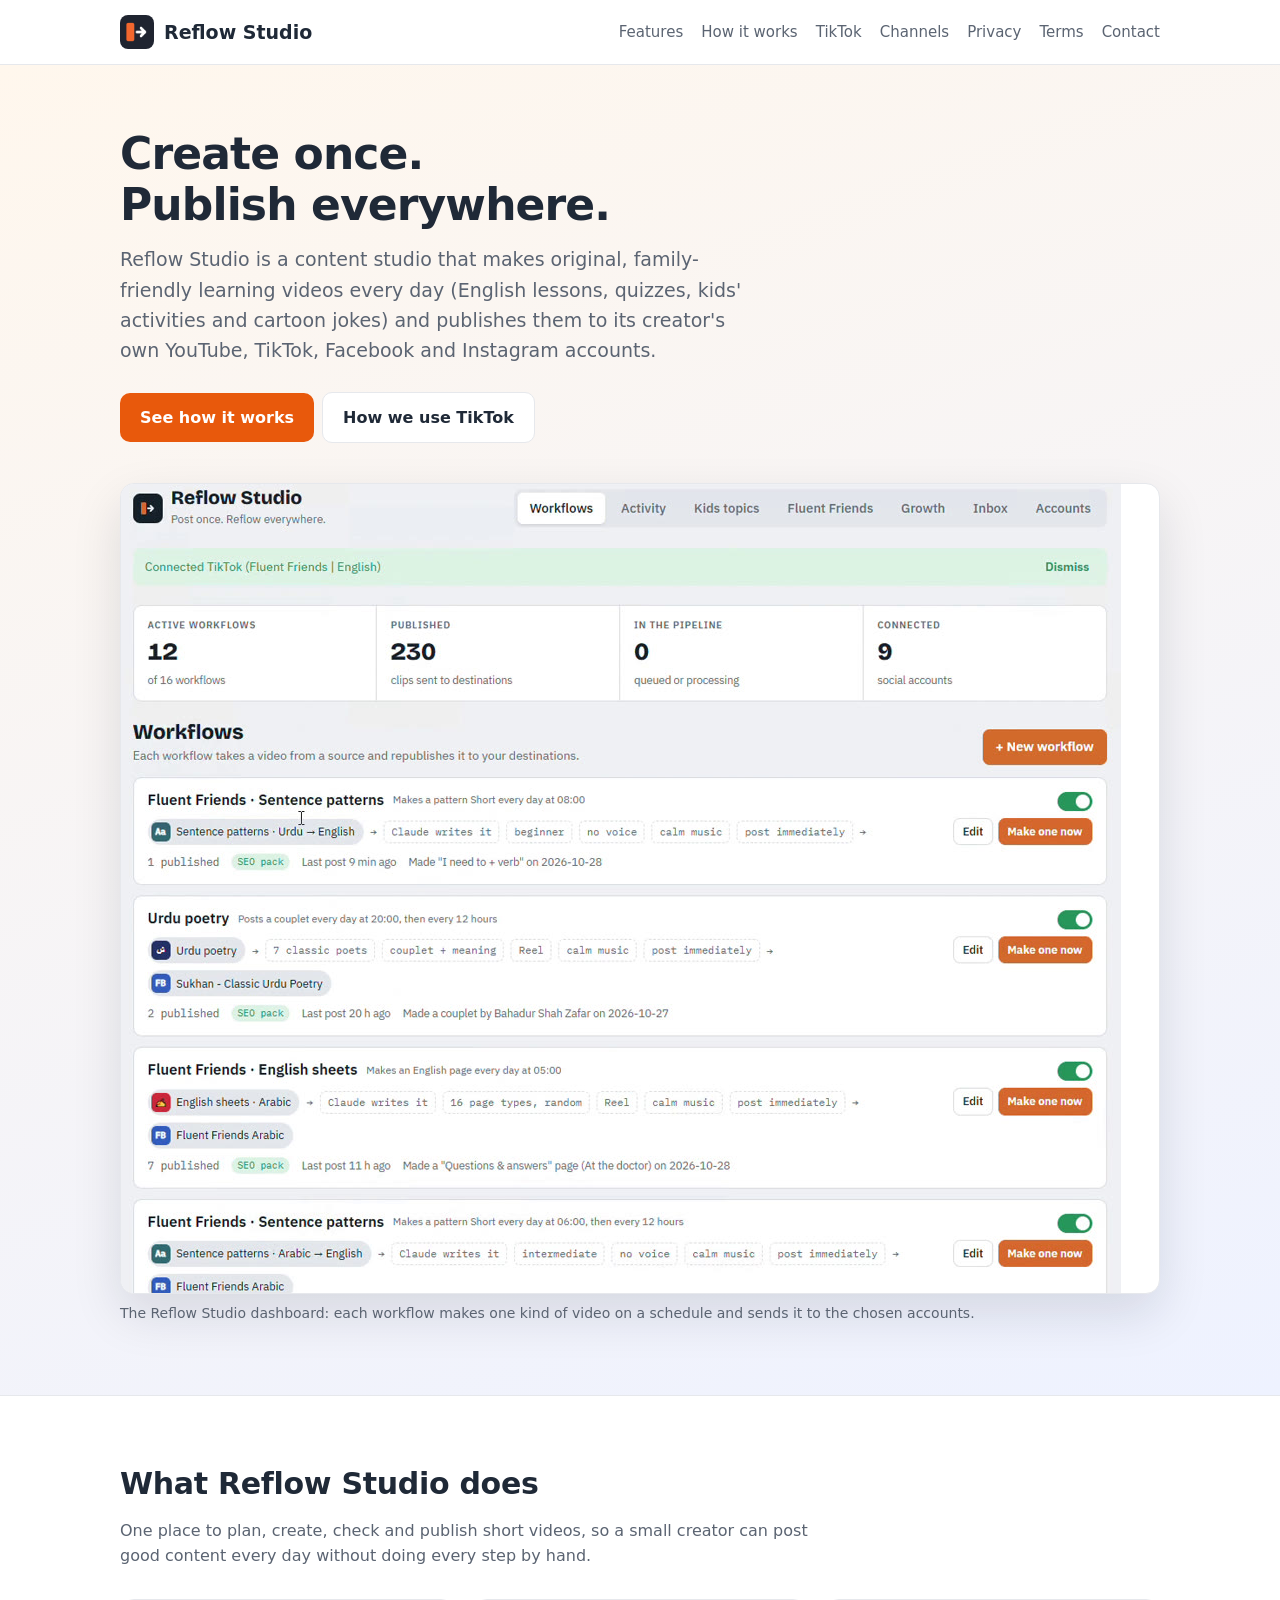
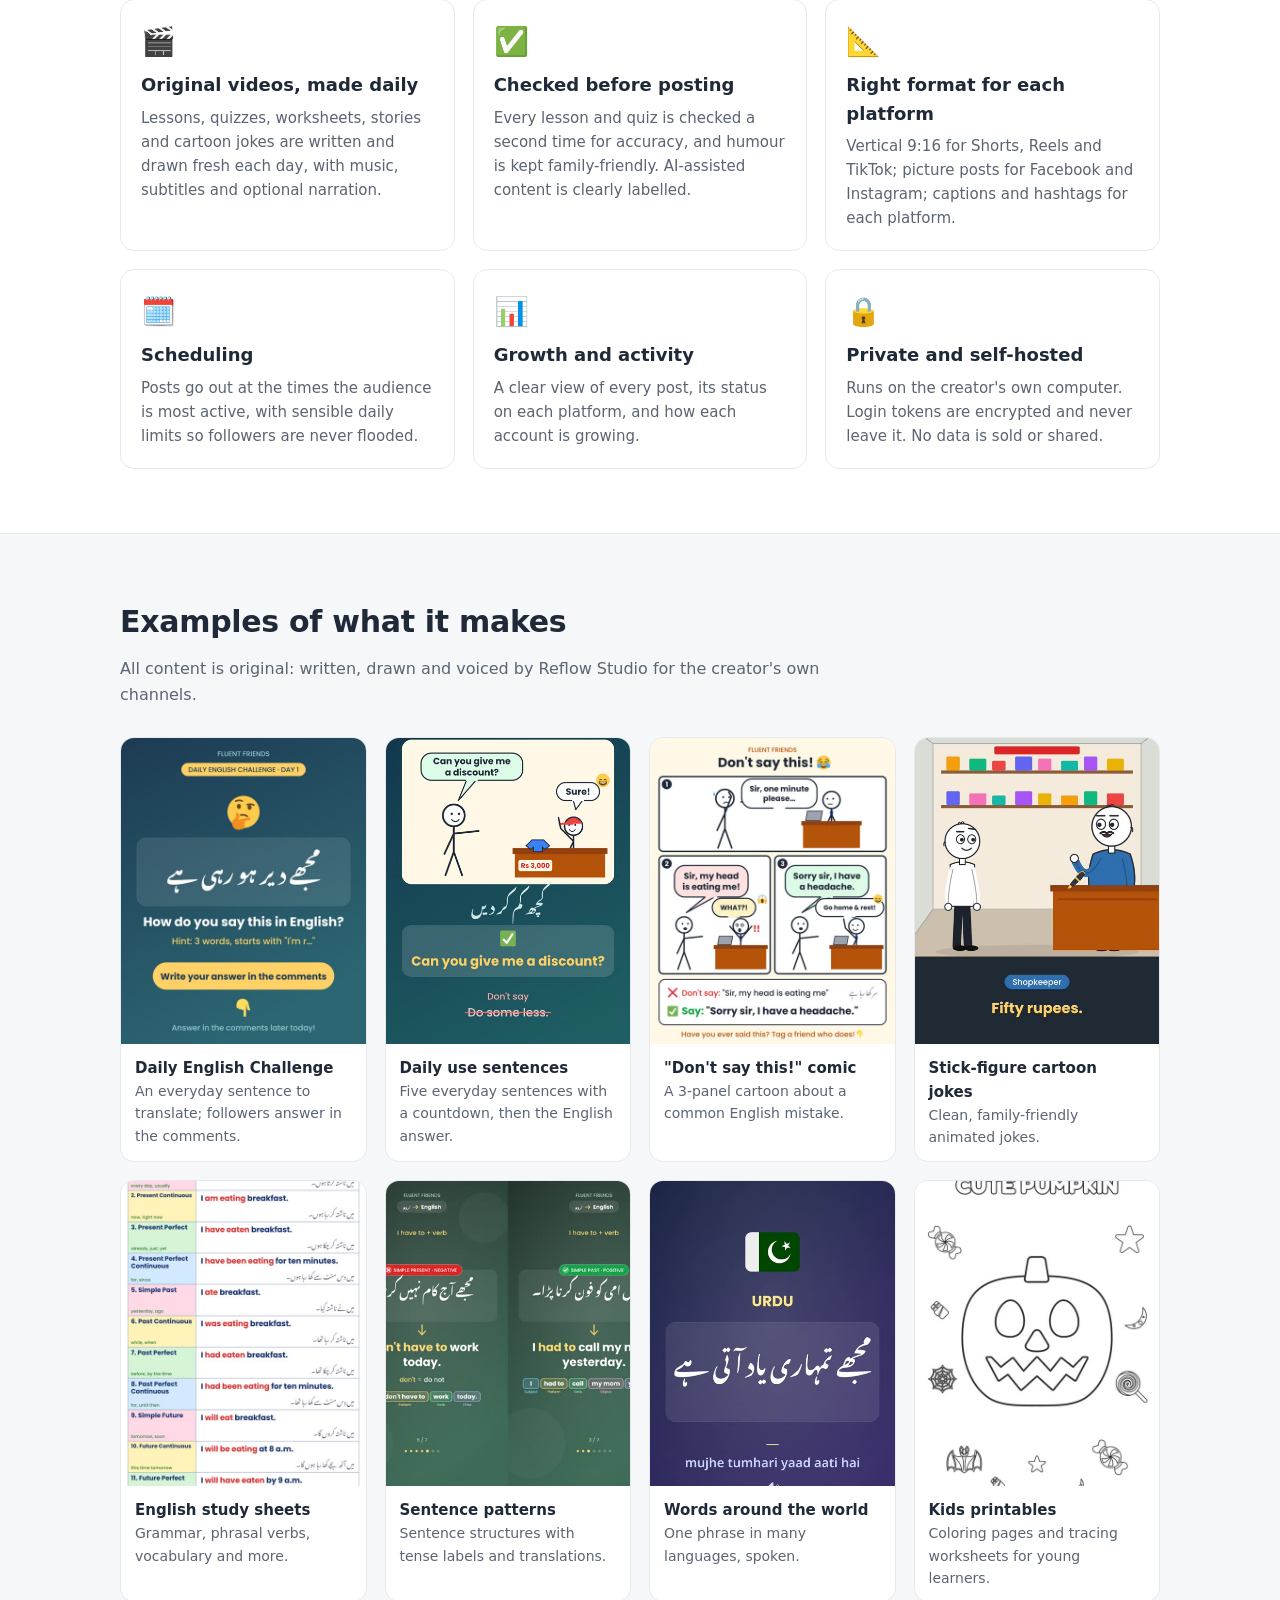
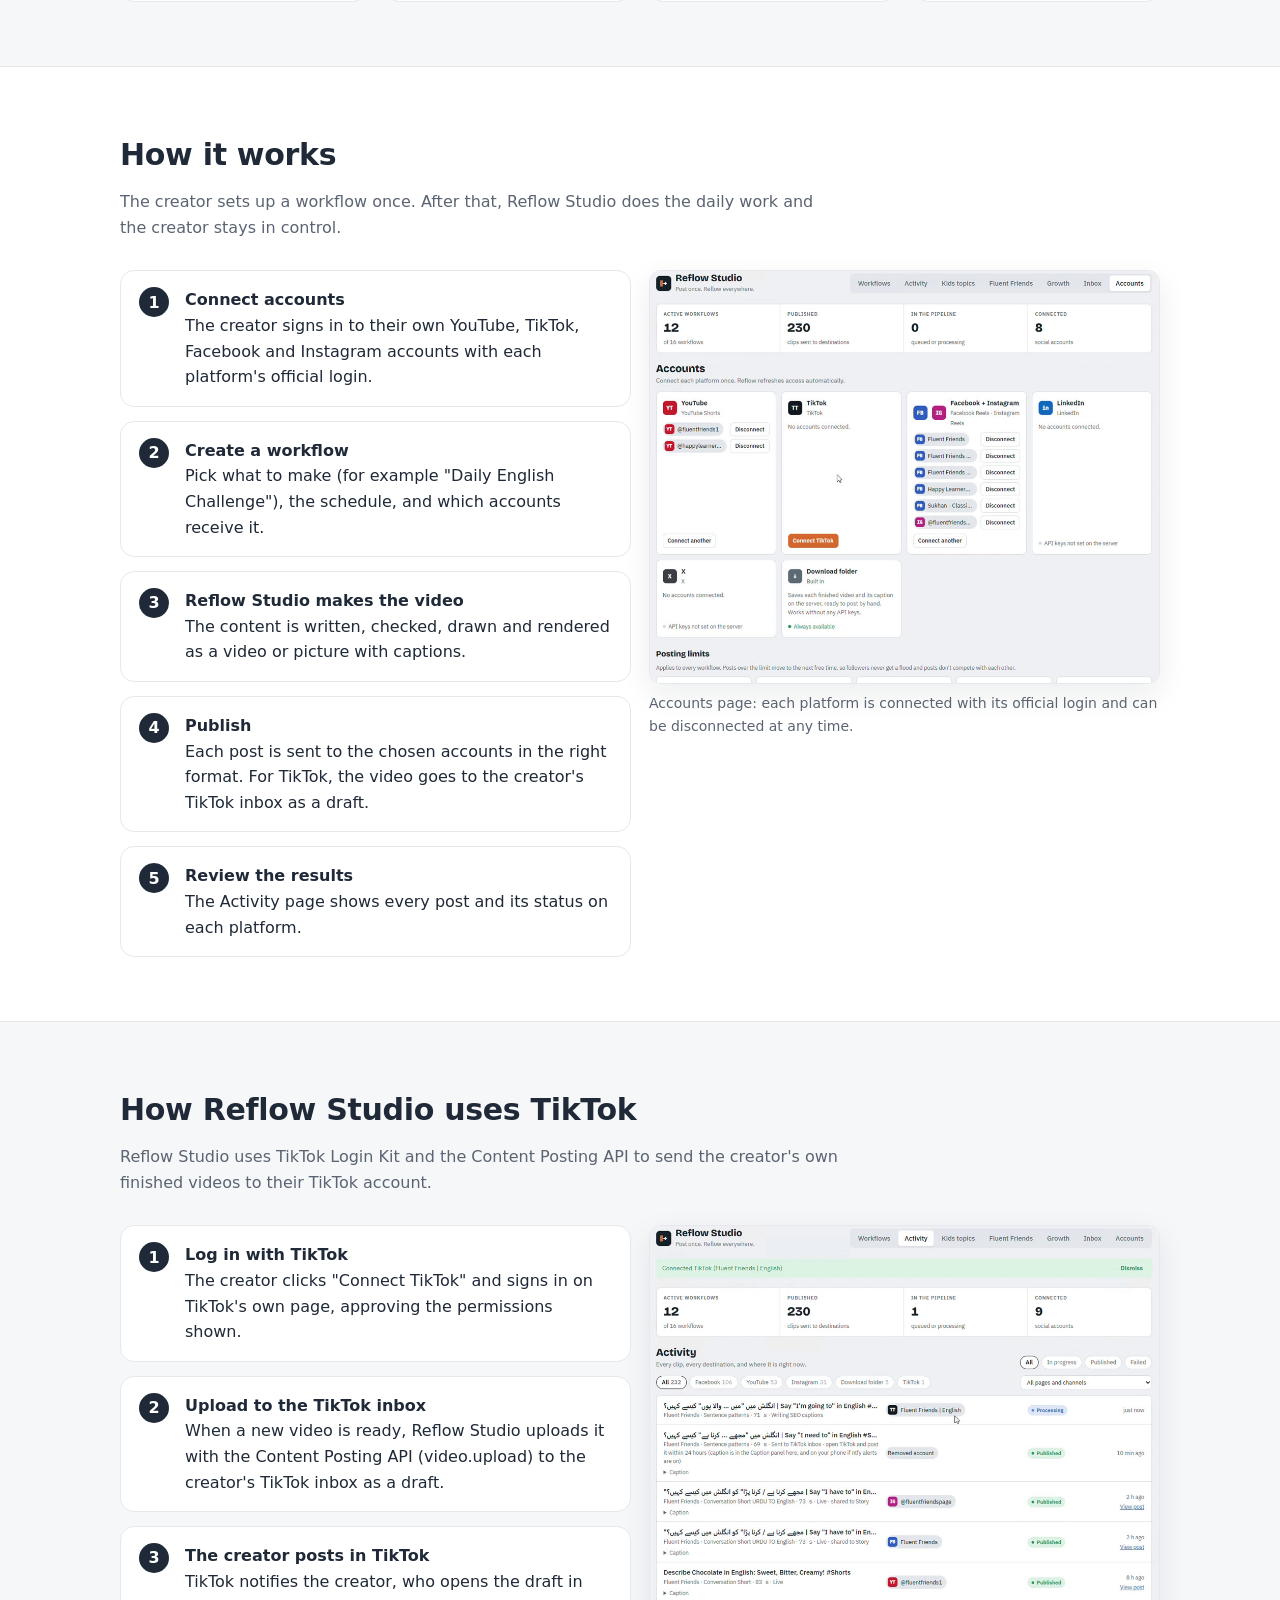
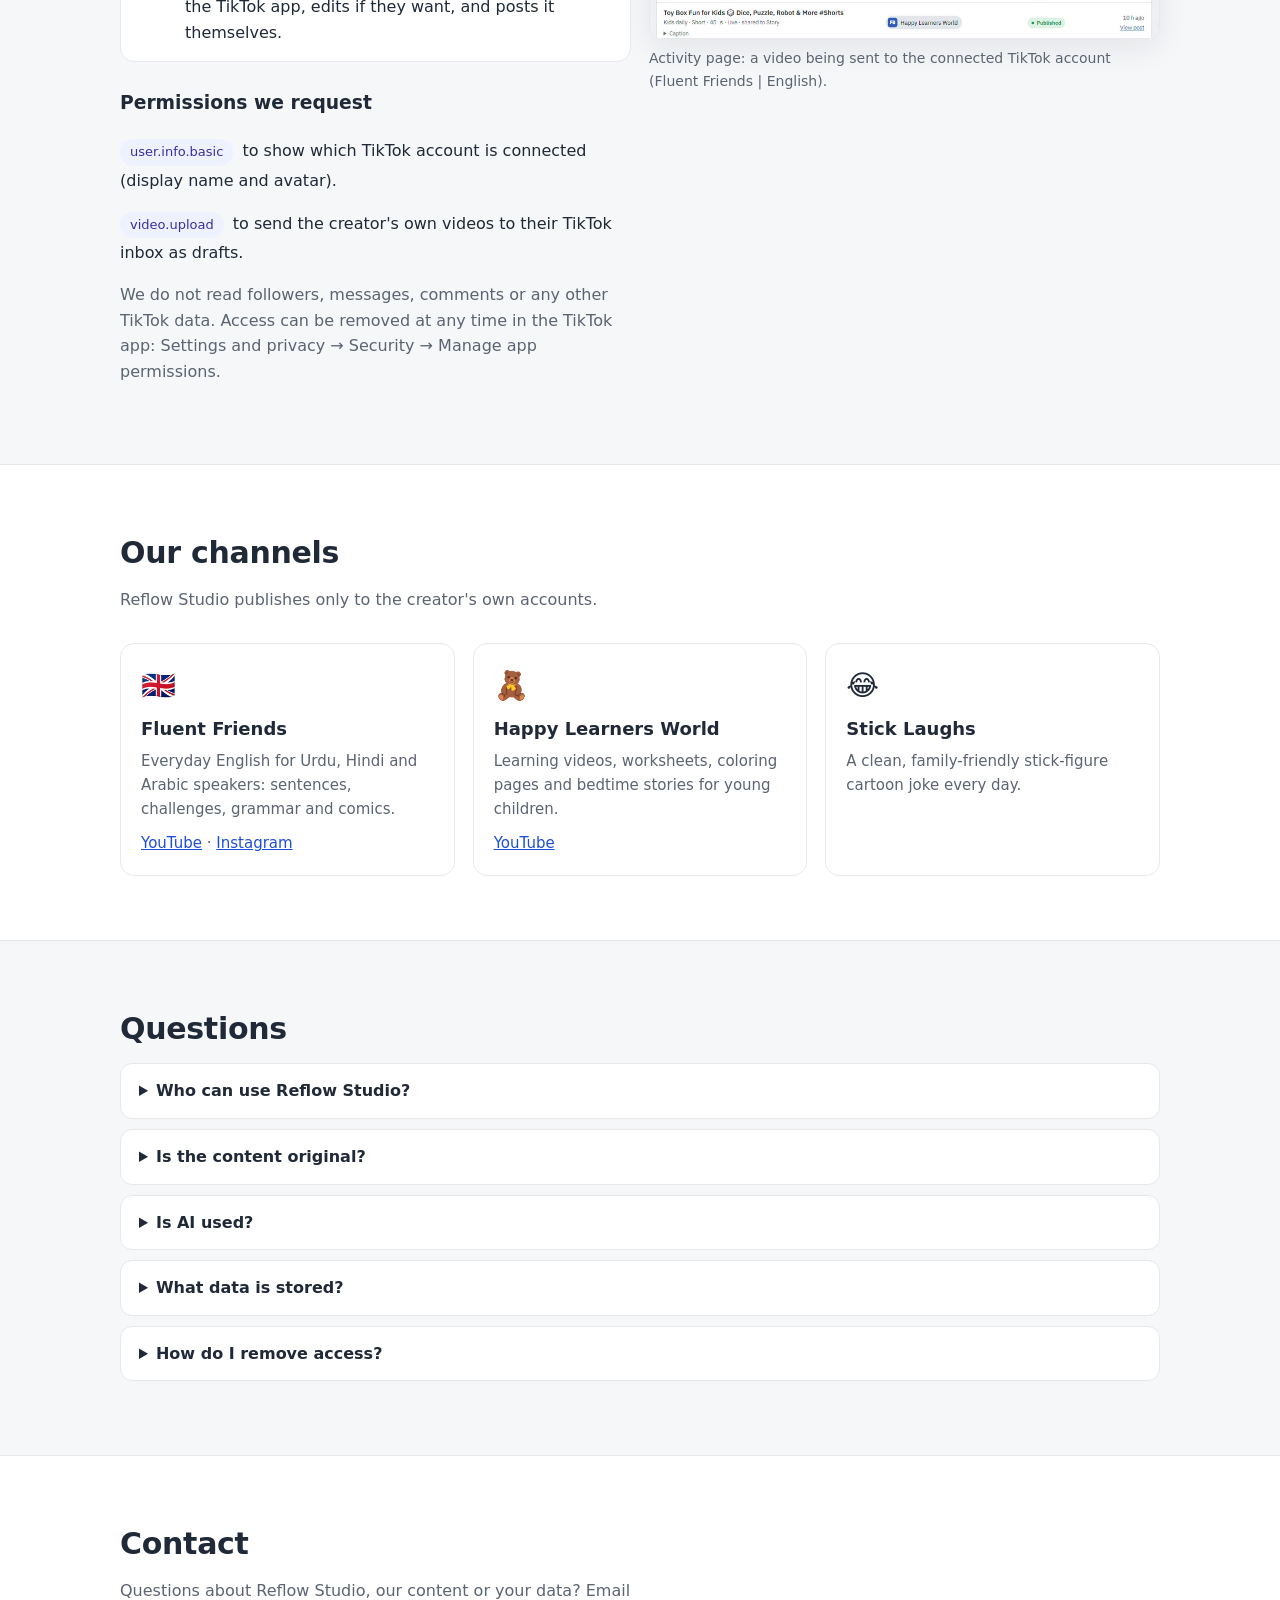
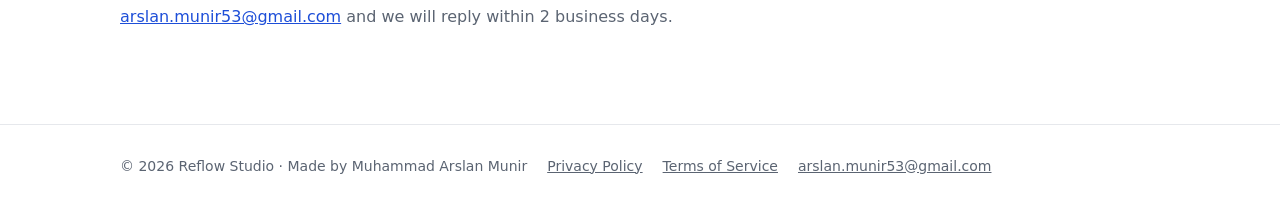
<file: index.html>
<!doctype html>
<html lang="en"><head><meta charset="utf-8"><meta name="viewport" content="width=device-width, initial-scale=1"><link rel="icon" href="assets/favicon.png"><link rel="stylesheet" href="assets/style.css">
<title>Reflow Studio · Create once, publish everywhere</title>
<meta name="description" content="Reflow Studio creates original educational and family-friendly videos and publishes them to its owner's own YouTube, TikTok, Facebook and Instagram accounts.">
</head><body>
<header class="top"><div class="wrap"><a class="logo" href="index.html"><img src="assets/icon.png" alt="">Reflow Studio</a><nav><a href="index.html#features">Features</a><a href="index.html#how">How it works</a><a href="index.html#tiktok">TikTok</a><a href="index.html#channels">Channels</a><a href="privacy.html">Privacy</a><a href="terms.html">Terms</a><a href="index.html#contact">Contact</a></nav></div></header>
<div class="hero"><div class="wrap">
  <h1>Create once.<br>Publish everywhere.</h1>
  <p class="lead">Reflow Studio is a content studio that makes original, family-friendly learning videos every day (English lessons, quizzes, kids' activities and cartoon jokes) and publishes them to its creator's own YouTube, TikTok, Facebook and Instagram accounts.</p>
  <a class="btn" href="#how">See how it works</a><a class="btn ghost" href="#tiktok">How we use TikTok</a>
  <div class="shot"><img src="assets/app-45.jpg" alt="Reflow Studio dashboard showing daily workflows"></div>
  <p class="caption">The Reflow Studio dashboard: each workflow makes one kind of video on a schedule and sends it to the chosen accounts.</p>
</div></div>

<section id="features"><div class="wrap">
  <h2>What Reflow Studio does</h2>
  <p class="sub">One place to plan, create, check and publish short videos, so a small creator can post good content every day without doing every step by hand.</p>
  <div class="grid g3">
    <div class="card"><div class="ico">🎬</div><h3>Original videos, made daily</h3><p>Lessons, quizzes, worksheets, stories and cartoon jokes are written and drawn fresh each day, with music, subtitles and optional narration.</p></div>
    <div class="card"><div class="ico">✅</div><h3>Checked before posting</h3><p>Every lesson and quiz is checked a second time for accuracy, and humour is kept family-friendly. AI-assisted content is clearly labelled.</p></div>
    <div class="card"><div class="ico">📐</div><h3>Right format for each platform</h3><p>Vertical 9:16 for Shorts, Reels and TikTok; picture posts for Facebook and Instagram; captions and hashtags for each platform.</p></div>
    <div class="card"><div class="ico">🗓️</div><h3>Scheduling</h3><p>Posts go out at the times the audience is most active, with sensible daily limits so followers are never flooded.</p></div>
    <div class="card"><div class="ico">📊</div><h3>Growth and activity</h3><p>A clear view of every post, its status on each platform, and how each account is growing.</p></div>
    <div class="card"><div class="ico">🔒</div><h3>Private and self-hosted</h3><p>Runs on the creator's own computer. Login tokens are encrypted and never leave it. No data is sold or shared.</p></div>
  </div>
</div></section>

<section class="alt"><div class="wrap">
  <h2>Examples of what it makes</h2>
  <p class="sub">All content is original: written, drawn and voiced by Reflow Studio for the creator's own channels.</p>
  <div class="grid g4 gallery">
    <div class="item"><img src="assets/challenge-sample.jpg" alt="Daily English Challenge picture"><div><b>Daily English Challenge</b>An everyday sentence to translate; followers answer in the comments.</div></div>
    <div class="item"><img src="assets/daily-sentences.jpg" alt="Daily use sentences reel"><div><b>Daily use sentences</b>Five everyday sentences with a countdown, then the English answer.</div></div>
    <div class="item"><img src="assets/comic-sample-1.jpg" alt="Don't say this comic"><div><b>"Don't say this!" comic</b>A 3-panel cartoon about a common English mistake.</div></div>
    <div class="item"><img src="assets/joke.jpg" alt="Cartoon joke reel"><div><b>Stick-figure cartoon jokes</b>Clean, family-friendly animated jokes.</div></div>
    <div class="item"><img src="assets/sample-sheet-tenses.jpg" alt="English grammar sheet"><div><b>English study sheets</b>Grammar, phrasal verbs, vocabulary and more.</div></div>
    <div class="item"><img src="assets/sentence-pattern-tense-preview.jpg" alt="Sentence pattern reel"><div><b>Sentence patterns</b>Sentence structures with tense labels and translations.</div></div>
    <div class="item"><img src="assets/words.jpg" alt="Say it in many languages reel"><div><b>Words around the world</b>One phrase in many languages, spoken.</div></div>
    <div class="item"><img src="assets/sample-coloring-pumpkin.jpg" alt="Printable coloring page"><div><b>Kids printables</b>Coloring pages and tracing worksheets for young learners.</div></div>
  </div>
</div></section>

<section id="how"><div class="wrap">
  <h2>How it works</h2>
  <p class="sub">The creator sets up a workflow once. After that, Reflow Studio does the daily work and the creator stays in control.</p>
  <div class="grid g2" style="align-items:start">
    <ol class="steps">
      <li><b>Connect accounts</b>The creator signs in to their own YouTube, TikTok, Facebook and Instagram accounts with each platform's official login.</li>
      <li><b>Create a workflow</b>Pick what to make (for example "Daily English Challenge"), the schedule, and which accounts receive it.</li>
      <li><b>Reflow Studio makes the video</b>The content is written, checked, drawn and rendered as a video or picture with captions.</li>
      <li><b>Publish</b>Each post is sent to the chosen accounts in the right format. For TikTok, the video goes to the creator's TikTok inbox as a draft.</li>
      <li><b>Review the results</b>The Activity page shows every post and its status on each platform.</li>
    </ol>
    <div><div class="shot"><img src="assets/app-9.jpg" alt="Accounts page in Reflow Studio"></div><p class="caption">Accounts page: each platform is connected with its official login and can be disconnected at any time.</p></div>
  </div>
</div></section>

<section id="tiktok" class="alt"><div class="wrap">
  <h2>How Reflow Studio uses TikTok</h2>
  <p class="sub">Reflow Studio uses TikTok Login Kit and the Content Posting API to send the creator's own finished videos to their TikTok account.</p>
  <div class="grid g2" style="align-items:start">
    <div>
      <ol class="steps">
        <li><b>Log in with TikTok</b>The creator clicks "Connect TikTok" and signs in on TikTok's own page, approving the permissions shown.</li>
        <li><b>Upload to the TikTok inbox</b>When a new video is ready, Reflow Studio uploads it with the Content Posting API (video.upload) to the creator's TikTok inbox as a draft.</li>
        <li><b>The creator posts in TikTok</b>TikTok notifies the creator, who opens the draft in the TikTok app, edits if they want, and posts it themselves.</li>
      </ol>
      <h3 style="margin-top:26px">Permissions we request</h3>
      <p><span class="pill">user.info.basic</span> to show which TikTok account is connected (display name and avatar).</p>
      <p><span class="pill">video.upload</span> to send the creator's own videos to their TikTok inbox as drafts.</p>
      <p style="color:var(--muted)">We do not read followers, messages, comments or any other TikTok data. Access can be removed at any time in the TikTok app: Settings and privacy → Security → Manage app permissions.</p>
    </div>
    <div><div class="shot"><img src="assets/app-125.jpg" alt="Activity page showing a video sent to the TikTok inbox"></div><p class="caption">Activity page: a video being sent to the connected TikTok account (Fluent Friends | English).</p></div>
  </div>
</div></section>

<section id="channels"><div class="wrap">
  <h2>Our channels</h2>
  <p class="sub">Reflow Studio publishes only to the creator's own accounts.</p>
  <div class="grid g3">
    <div class="card"><div class="ico">🇬🇧</div><h3>Fluent Friends</h3><p>Everyday English for Urdu, Hindi and Arabic speakers: sentences, challenges, grammar and comics.</p><p style="margin-top:10px"><a href="https://www.youtube.com/@fluentfriends1">YouTube</a> · <a href="https://www.instagram.com/fluentfriendspage">Instagram</a></p></div>
    <div class="card"><div class="ico">🧸</div><h3>Happy Learners World</h3><p>Learning videos, worksheets, coloring pages and bedtime stories for young children.</p><p style="margin-top:10px"><a href="https://www.youtube.com/@happylearnersworld">YouTube</a></p></div>
    <div class="card"><div class="ico">😂</div><h3>Stick Laughs</h3><p>A clean, family-friendly stick-figure cartoon joke every day.</p></div>
  </div>
</div></section>

<section class="alt"><div class="wrap">
  <h2>Questions</h2>
  <details><summary>Who can use Reflow Studio?</summary><p>Reflow Studio is the creator's own publishing tool. It runs on the creator's computer and publishes only to accounts the creator owns and connects. There are no public sign-ups.</p></details>
  <details><summary>Is the content original?</summary><p>Yes. Every lesson, quiz, comic and cartoon is created by Reflow Studio for the creator's channels. It never downloads or reposts other people's videos.</p></details>
  <details><summary>Is AI used?</summary><p>AI helps write lessons and jokes and provides narration voices. Every item is checked before posting, and videos with AI voices are labelled as AI-generated on each platform.</p></details>
  <details><summary>What data is stored?</summary><p>Only what is needed to publish: login tokens (encrypted) and information about the creator's own posts, stored on the creator's computer. See the <a href="privacy.html">Privacy Policy</a>.</p></details>
  <details><summary>How do I remove access?</summary><p>Disconnect the account in Reflow Studio, or remove the app's permission in the platform's settings (TikTok: Settings and privacy → Security → Manage app permissions; Google: myaccount.google.com/permissions; Facebook: Settings → Business integrations).</p></details>
</div></section>

<section id="contact"><div class="wrap">
  <h2>Contact</h2>
  <p class="sub">Questions about Reflow Studio, our content or your data? Email <a href="mailto:arslan.munir53@gmail.com">arslan.munir53@gmail.com</a> and we will reply within 2 business days.</p>
</div></section>
<footer class="bottom"><div class="wrap"><span>© 2026 Reflow Studio · Made by Muhammad Arslan Munir</span><a href="privacy.html">Privacy Policy</a><a href="terms.html">Terms of Service</a><a href="mailto:arslan.munir53@gmail.com">arslan.munir53@gmail.com</a></div></footer>
</body></html>
</file>
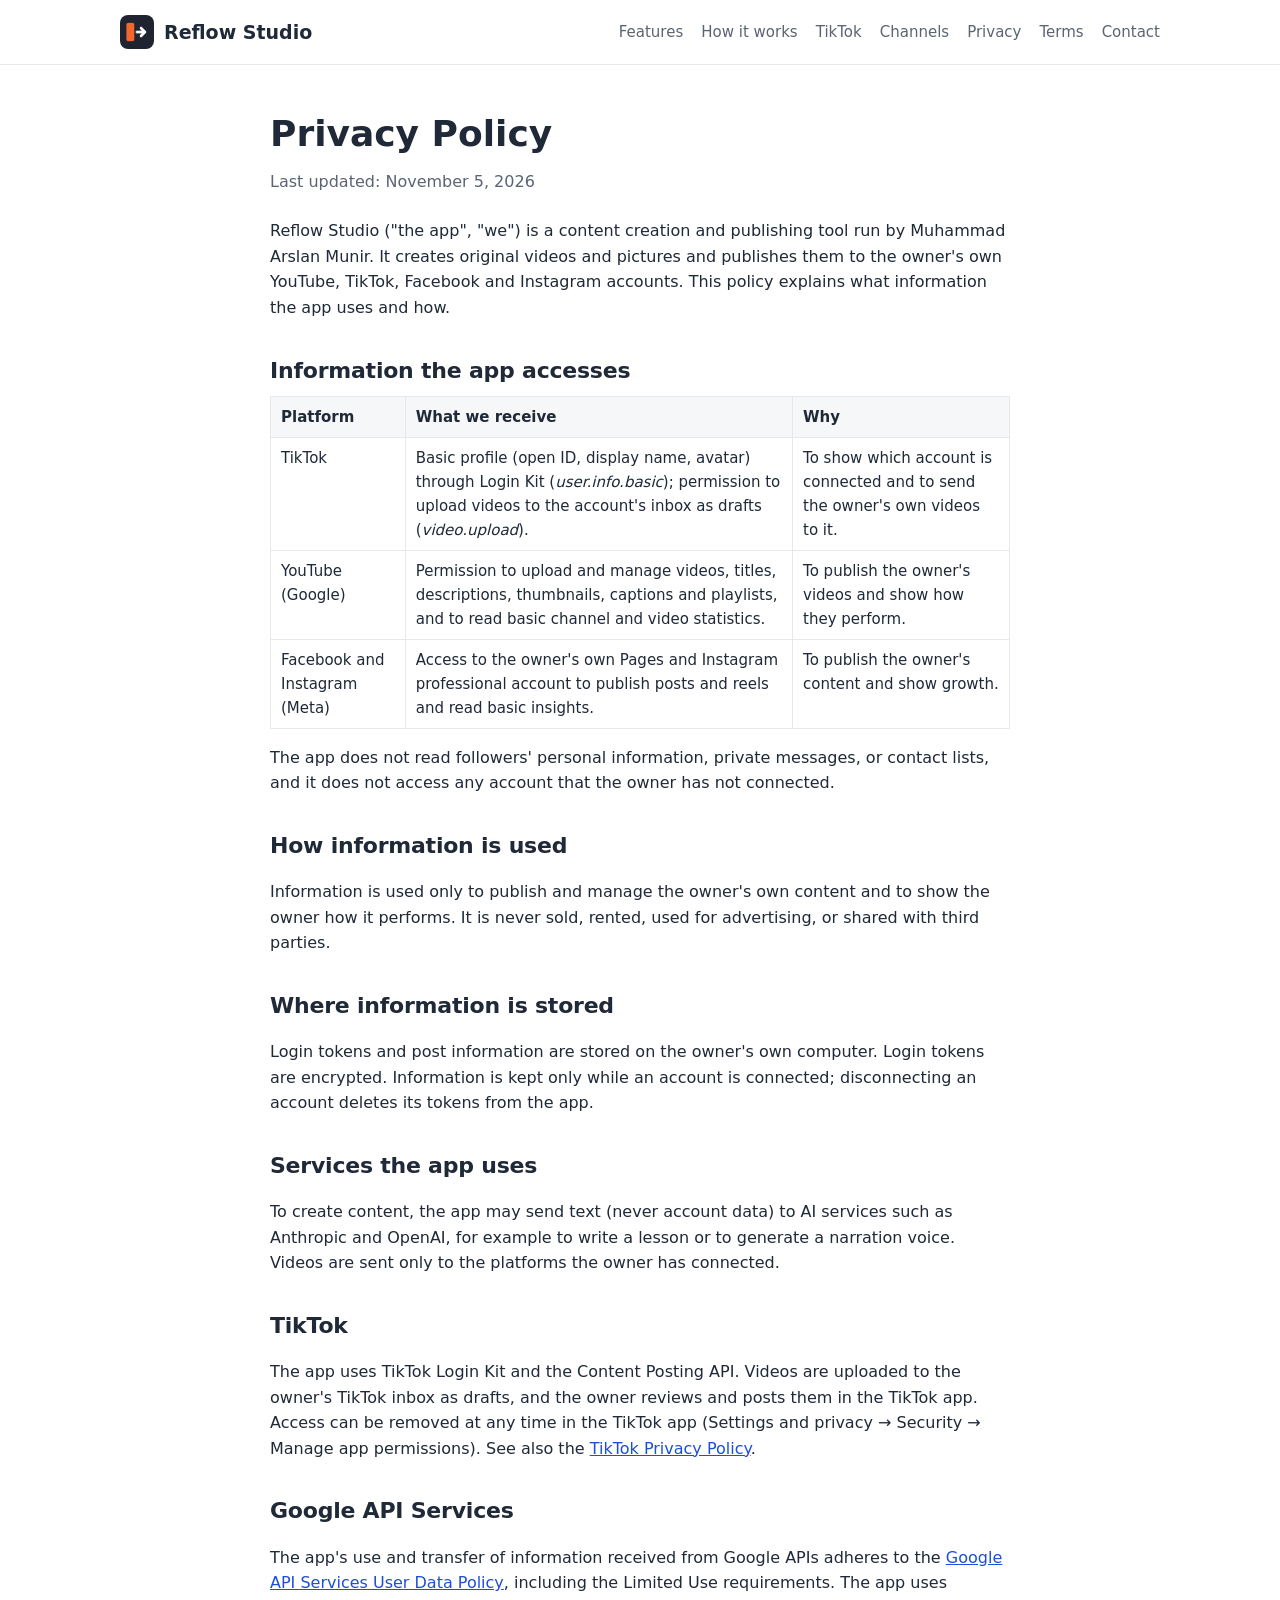
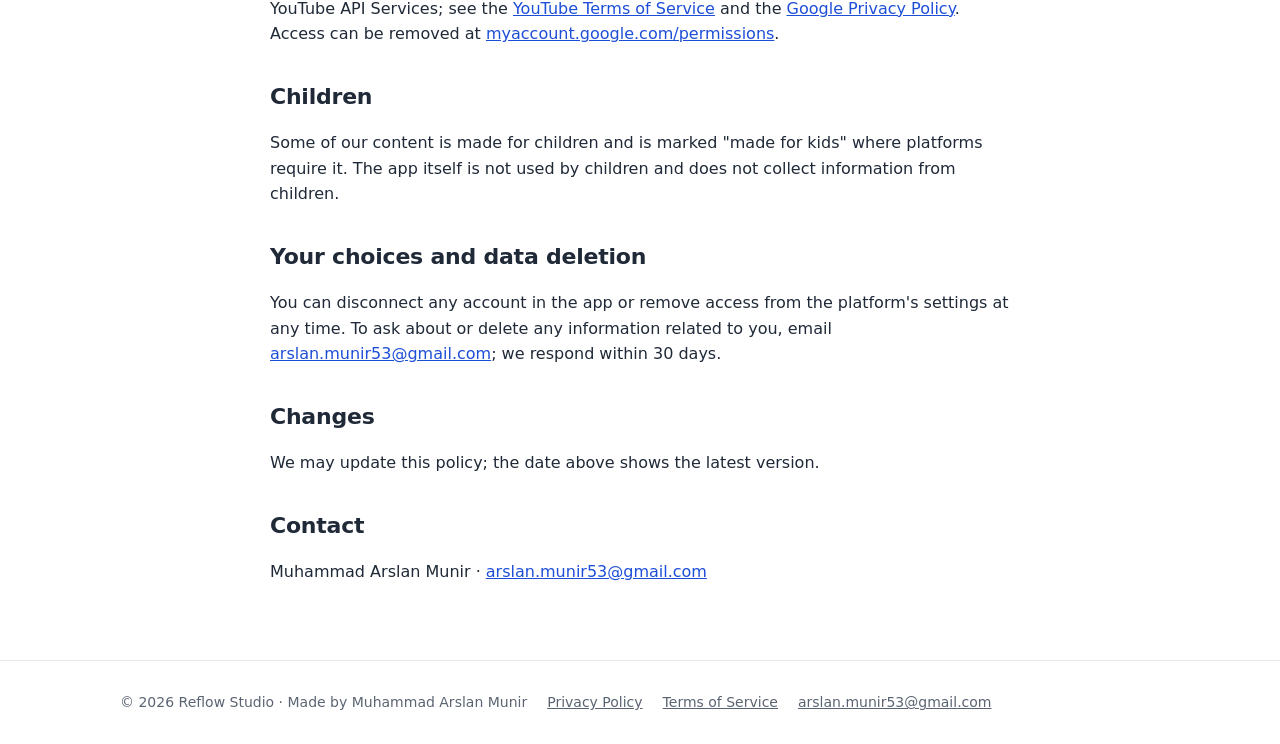
<file: privacy.html>
<!doctype html>
<html lang="en"><head><meta charset="utf-8"><meta name="viewport" content="width=device-width, initial-scale=1"><link rel="icon" href="assets/favicon.png"><link rel="stylesheet" href="assets/style.css"><title>Privacy Policy · Reflow Studio</title></head><body>
<header class="top"><div class="wrap"><a class="logo" href="index.html"><img src="assets/icon.png" alt="">Reflow Studio</a><nav><a href="index.html#features">Features</a><a href="index.html#how">How it works</a><a href="index.html#tiktok">TikTok</a><a href="index.html#channels">Channels</a><a href="privacy.html">Privacy</a><a href="terms.html">Terms</a><a href="index.html#contact">Contact</a></nav></div></header>
<main class="doc">
<h1>Privacy Policy</h1>
<p class="updated">Last updated: November 5, 2026</p>
<p>Reflow Studio ("the app", "we") is a content creation and publishing tool run by Muhammad Arslan Munir. It creates original videos and pictures and publishes them to the owner's own YouTube, TikTok, Facebook and Instagram accounts. This policy explains what information the app uses and how.</p>
<h2>Information the app accesses</h2>
<table><tr><th>Platform</th><th>What we receive</th><th>Why</th></tr>
<tr><td>TikTok</td><td>Basic profile (open ID, display name, avatar) through Login Kit (<i>user.info.basic</i>); permission to upload videos to the account's inbox as drafts (<i>video.upload</i>).</td><td>To show which account is connected and to send the owner's own videos to it.</td></tr>
<tr><td>YouTube (Google)</td><td>Permission to upload and manage videos, titles, descriptions, thumbnails, captions and playlists, and to read basic channel and video statistics.</td><td>To publish the owner's videos and show how they perform.</td></tr>
<tr><td>Facebook and Instagram (Meta)</td><td>Access to the owner's own Pages and Instagram professional account to publish posts and reels and read basic insights.</td><td>To publish the owner's content and show growth.</td></tr></table>
<p>The app does not read followers' personal information, private messages, or contact lists, and it does not access any account that the owner has not connected.</p>
<h2>How information is used</h2>
<p>Information is used only to publish and manage the owner's own content and to show the owner how it performs. It is never sold, rented, used for advertising, or shared with third parties.</p>
<h2>Where information is stored</h2>
<p>Login tokens and post information are stored on the owner's own computer. Login tokens are encrypted. Information is kept only while an account is connected; disconnecting an account deletes its tokens from the app.</p>
<h2>Services the app uses</h2>
<p>To create content, the app may send text (never account data) to AI services such as Anthropic and OpenAI, for example to write a lesson or to generate a narration voice. Videos are sent only to the platforms the owner has connected.</p>
<h2>TikTok</h2>
<p>The app uses TikTok Login Kit and the Content Posting API. Videos are uploaded to the owner's TikTok inbox as drafts, and the owner reviews and posts them in the TikTok app. Access can be removed at any time in the TikTok app (Settings and privacy → Security → Manage app permissions). See also the <a href="https://www.tiktok.com/legal/privacy-policy">TikTok Privacy Policy</a>.</p>
<h2>Google API Services</h2>
<p>The app's use and transfer of information received from Google APIs adheres to the <a href="https://developers.google.com/terms/api-services-user-data-policy">Google API Services User Data Policy</a>, including the Limited Use requirements. The app uses YouTube API Services; see the <a href="https://www.youtube.com/t/terms">YouTube Terms of Service</a> and the <a href="https://policies.google.com/privacy">Google Privacy Policy</a>. Access can be removed at <a href="https://myaccount.google.com/permissions">myaccount.google.com/permissions</a>.</p>
<h2>Children</h2>
<p>Some of our content is made for children and is marked "made for kids" where platforms require it. The app itself is not used by children and does not collect information from children.</p>
<h2>Your choices and data deletion</h2>
<p>You can disconnect any account in the app or remove access from the platform's settings at any time. To ask about or delete any information related to you, email <a href="mailto:arslan.munir53@gmail.com">arslan.munir53@gmail.com</a>; we respond within 30 days.</p>
<h2>Changes</h2>
<p>We may update this policy; the date above shows the latest version.</p>
<h2>Contact</h2>
<p>Muhammad Arslan Munir · <a href="mailto:arslan.munir53@gmail.com">arslan.munir53@gmail.com</a></p>
</main>
<footer class="bottom"><div class="wrap"><span>© 2026 Reflow Studio · Made by Muhammad Arslan Munir</span><a href="privacy.html">Privacy Policy</a><a href="terms.html">Terms of Service</a><a href="mailto:arslan.munir53@gmail.com">arslan.munir53@gmail.com</a></div></footer>
</body></html>
</file>
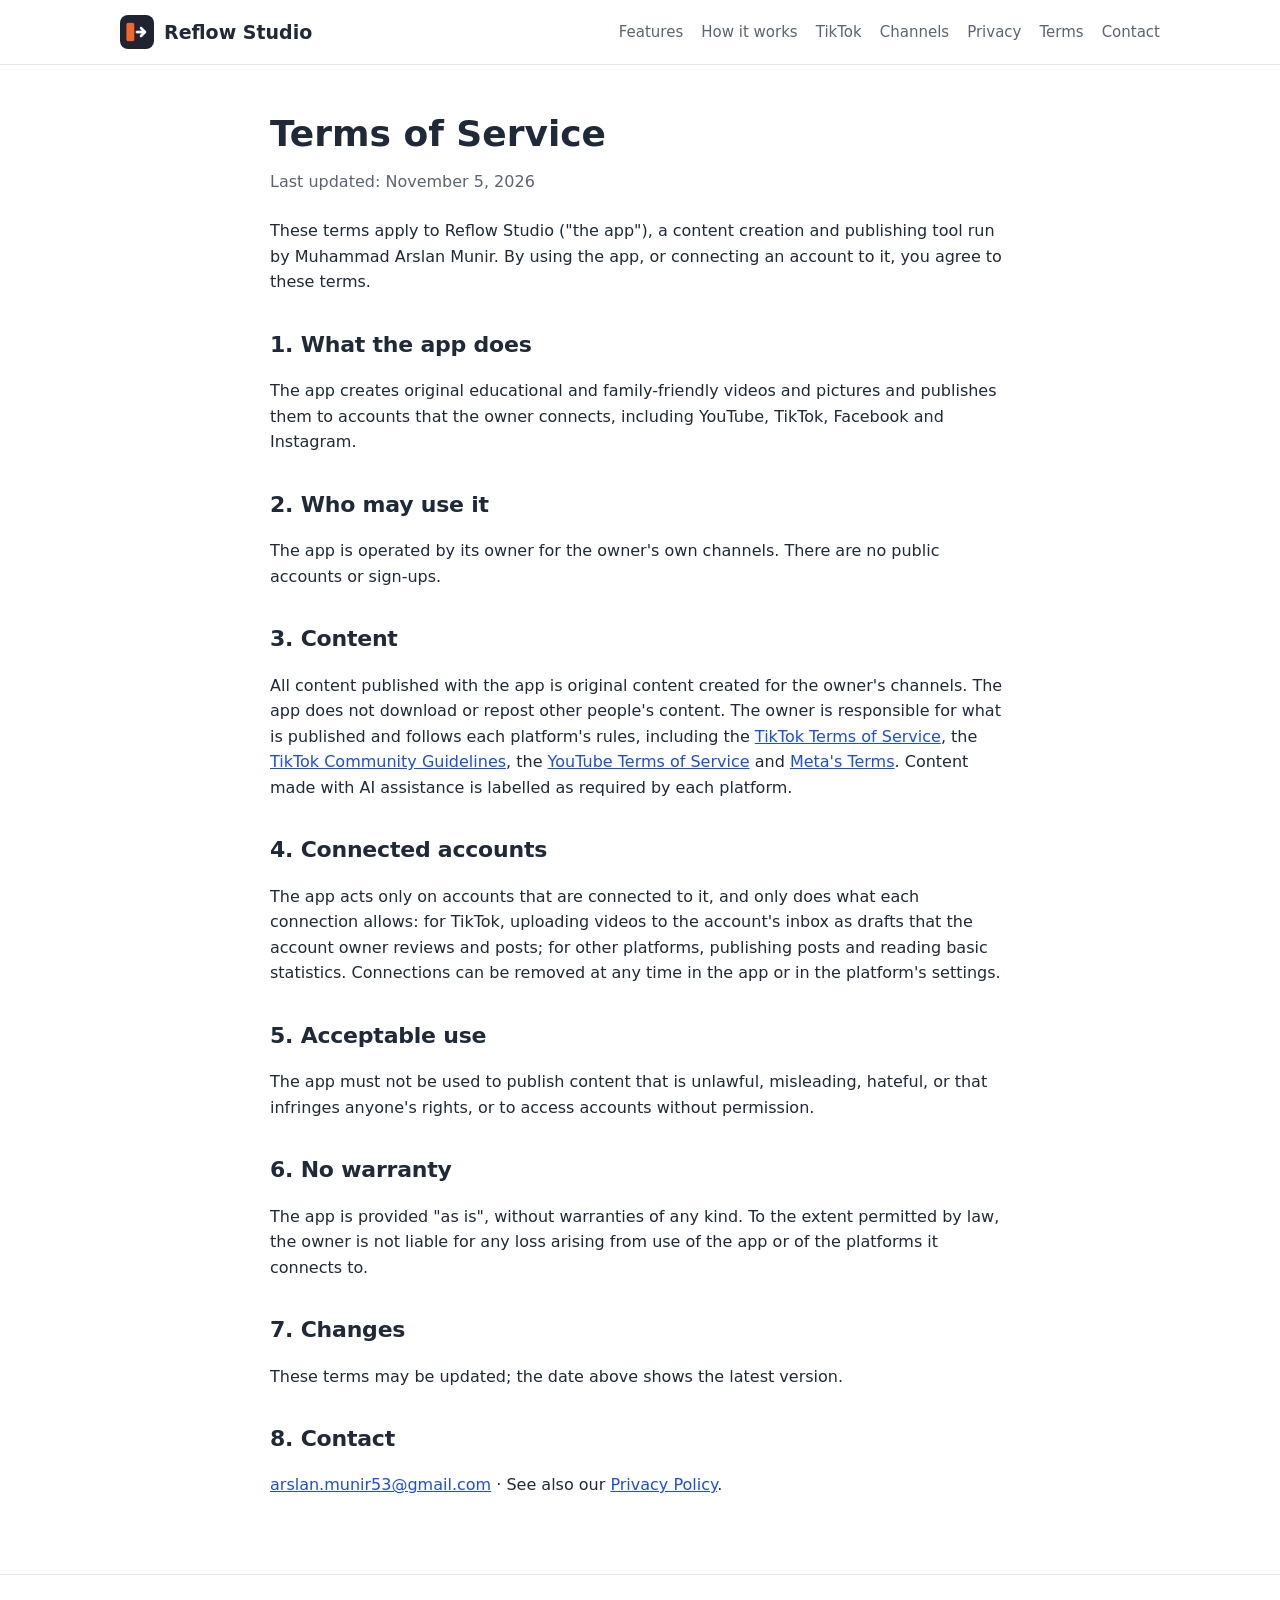
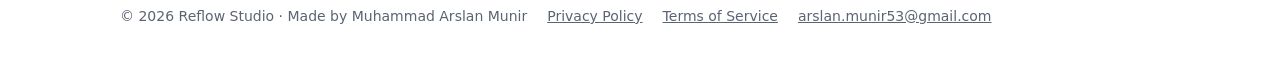
<file: terms.html>
<!doctype html>
<html lang="en"><head><meta charset="utf-8"><meta name="viewport" content="width=device-width, initial-scale=1"><link rel="icon" href="assets/favicon.png"><link rel="stylesheet" href="assets/style.css"><title>Terms of Service · Reflow Studio</title></head><body>
<header class="top"><div class="wrap"><a class="logo" href="index.html"><img src="assets/icon.png" alt="">Reflow Studio</a><nav><a href="index.html#features">Features</a><a href="index.html#how">How it works</a><a href="index.html#tiktok">TikTok</a><a href="index.html#channels">Channels</a><a href="privacy.html">Privacy</a><a href="terms.html">Terms</a><a href="index.html#contact">Contact</a></nav></div></header>
<main class="doc">
<h1>Terms of Service</h1>
<p class="updated">Last updated: November 5, 2026</p>
<p>These terms apply to Reflow Studio ("the app"), a content creation and publishing tool run by Muhammad Arslan Munir. By using the app, or connecting an account to it, you agree to these terms.</p>
<h2>1. What the app does</h2>
<p>The app creates original educational and family-friendly videos and pictures and publishes them to accounts that the owner connects, including YouTube, TikTok, Facebook and Instagram.</p>
<h2>2. Who may use it</h2>
<p>The app is operated by its owner for the owner's own channels. There are no public accounts or sign-ups.</p>
<h2>3. Content</h2>
<p>All content published with the app is original content created for the owner's channels. The app does not download or repost other people's content. The owner is responsible for what is published and follows each platform's rules, including the <a href="https://www.tiktok.com/legal/terms-of-service">TikTok Terms of Service</a>, the <a href="https://www.tiktok.com/community-guidelines">TikTok Community Guidelines</a>, the <a href="https://www.youtube.com/t/terms">YouTube Terms of Service</a> and <a href="https://www.facebook.com/terms">Meta's Terms</a>. Content made with AI assistance is labelled as required by each platform.</p>
<h2>4. Connected accounts</h2>
<p>The app acts only on accounts that are connected to it, and only does what each connection allows: for TikTok, uploading videos to the account's inbox as drafts that the account owner reviews and posts; for other platforms, publishing posts and reading basic statistics. Connections can be removed at any time in the app or in the platform's settings.</p>
<h2>5. Acceptable use</h2>
<p>The app must not be used to publish content that is unlawful, misleading, hateful, or that infringes anyone's rights, or to access accounts without permission.</p>
<h2>6. No warranty</h2>
<p>The app is provided "as is", without warranties of any kind. To the extent permitted by law, the owner is not liable for any loss arising from use of the app or of the platforms it connects to.</p>
<h2>7. Changes</h2>
<p>These terms may be updated; the date above shows the latest version.</p>
<h2>8. Contact</h2>
<p><a href="mailto:arslan.munir53@gmail.com">arslan.munir53@gmail.com</a> · See also our <a href="privacy.html">Privacy Policy</a>.</p>
</main>
<footer class="bottom"><div class="wrap"><span>© 2026 Reflow Studio · Made by Muhammad Arslan Munir</span><a href="privacy.html">Privacy Policy</a><a href="terms.html">Terms of Service</a><a href="mailto:arslan.munir53@gmail.com">arslan.munir53@gmail.com</a></div></footer>
</body></html>
</file>
<file: assets/style.css>
:root{--ink:#1f2937;--muted:#5b6472;--brand:#e8590c;--brand2:#1d4ed8;--bg:#ffffff;--soft:#f6f7f9;--line:#e6e8ec}
*{box-sizing:border-box}html{scroll-behavior:smooth}
body{margin:0;font-family:system-ui,-apple-system,"Segoe UI",Roboto,sans-serif;color:var(--ink);background:var(--bg);line-height:1.6}
a{color:var(--brand2)}img{max-width:100%;display:block}
.wrap{max-width:1080px;margin:0 auto;padding:0 20px}
header.top{position:sticky;top:0;background:rgba(255,255,255,.95);backdrop-filter:blur(6px);border-bottom:1px solid var(--line);z-index:5}
header.top .wrap{display:flex;align-items:center;gap:14px;height:64px}
.logo{display:flex;align-items:center;gap:10px;font-weight:800;font-size:19px;color:var(--ink);text-decoration:none}
.logo img{width:34px;height:34px;border-radius:8px}
nav{margin-left:auto;display:flex;gap:18px;flex-wrap:wrap}nav a{color:var(--muted);text-decoration:none;font-size:15px}nav a:hover{color:var(--ink)}
.hero{background:linear-gradient(160deg,#fff7ed 0%,#eef2ff 100%);padding:64px 0 56px;border-bottom:1px solid var(--line)}
.hero h1{font-size:44px;line-height:1.15;margin:0 0 14px;letter-spacing:-.02em}
.hero p.lead{font-size:19px;color:var(--muted);max-width:640px;margin:0 0 26px}
.btn{display:inline-block;padding:12px 20px;border-radius:10px;background:var(--brand);color:#fff;text-decoration:none;font-weight:700}
.btn.ghost{background:#fff;color:var(--ink);border:1px solid var(--line);margin-left:8px}
.hero .shot{margin-top:40px;border-radius:14px;border:1px solid var(--line);box-shadow:0 20px 50px rgba(17,24,39,.12);overflow:hidden;background:#fff}
section{padding:64px 0}section.alt{background:var(--soft);border-top:1px solid var(--line);border-bottom:1px solid var(--line)}
h2{font-size:30px;margin:0 0 10px;letter-spacing:-.01em}.sub{color:var(--muted);margin:0 0 30px;max-width:720px}
.grid{display:grid;gap:18px}.g3{grid-template-columns:repeat(3,1fr)}.g4{grid-template-columns:repeat(4,1fr)}.g2{grid-template-columns:repeat(2,1fr)}
.card{background:#fff;border:1px solid var(--line);border-radius:14px;padding:20px}
.card h3{margin:6px 0 6px;font-size:18px}.card p{margin:0;color:var(--muted);font-size:15px}
.ico{font-size:28px}
.gallery .item{background:#fff;border:1px solid var(--line);border-radius:14px;overflow:hidden}
.gallery .item img{aspect-ratio:4/5;object-fit:cover;width:100%;background:#eee}
.gallery .item div{padding:12px 14px;font-size:14px;color:var(--muted)}.gallery .item b{display:block;color:var(--ink);font-size:15px}
.steps{counter-reset:s;list-style:none;padding:0;margin:0;display:grid;gap:14px}
.steps li{counter-increment:s;background:#fff;border:1px solid var(--line);border-radius:14px;padding:16px 18px 16px 64px;position:relative}
.steps li:before{content:counter(s);position:absolute;left:18px;top:16px;width:30px;height:30px;border-radius:50%;background:var(--ink);color:#fff;display:grid;place-items:center;font-weight:700}
.steps b{display:block}
.shot{border-radius:12px;border:1px solid var(--line);overflow:hidden;box-shadow:0 10px 30px rgba(17,24,39,.08);background:#fff}
.caption{font-size:14px;color:var(--muted);margin-top:8px}
.pill{display:inline-block;font-size:13px;padding:3px 10px;border-radius:99px;background:#eef2ff;color:#3730a3;margin:2px 4px 2px 0}
details{background:#fff;border:1px solid var(--line);border-radius:12px;padding:14px 18px;margin-bottom:10px}summary{font-weight:700;cursor:pointer}details p{color:var(--muted);margin:10px 0 0}
footer.bottom{border-top:1px solid var(--line);padding:30px 0;color:var(--muted);font-size:14px}footer.bottom .wrap{display:flex;gap:20px;flex-wrap:wrap;align-items:center}footer.bottom a{color:var(--muted)}
.doc{max-width:780px;margin:0 auto;padding:40px 20px 60px}.doc h1{font-size:36px;margin:0 0 6px}.doc h2{font-size:22px;margin:32px 0 8px}.doc .updated{color:var(--muted);margin:0 0 24px}
.doc table{border-collapse:collapse;width:100%;font-size:15px}.doc td,.doc th{border:1px solid var(--line);padding:8px 10px;text-align:left;vertical-align:top}.doc th{background:var(--soft)}
@media(max-width:860px){.g3,.g4{grid-template-columns:repeat(2,1fr)}.hero h1{font-size:34px}}
@media(max-width:560px){.g2,.g3,.g4{grid-template-columns:1fr}nav{display:none}.btn.ghost{margin:10px 0 0}}
</file>
